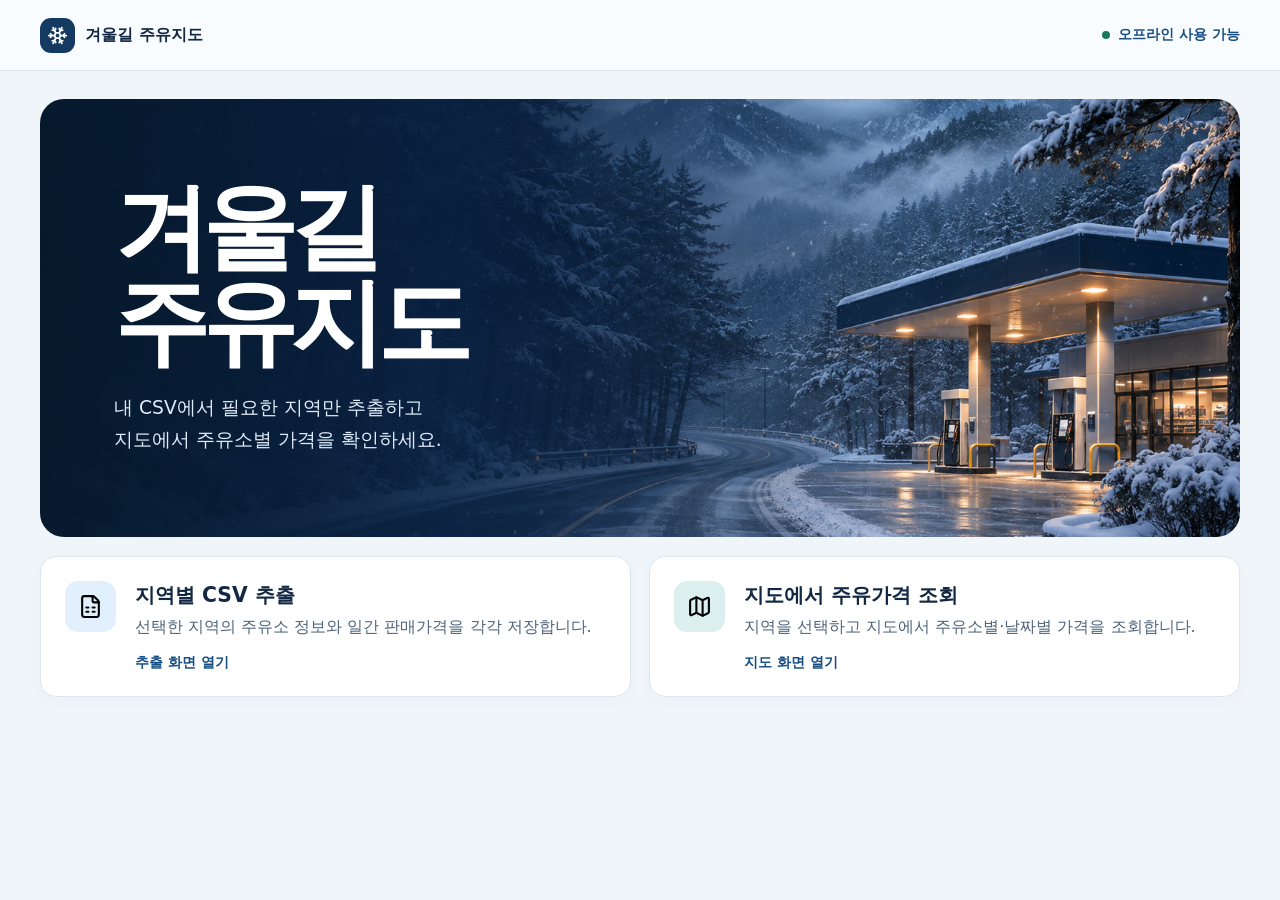
<file: index.html>
<!doctype html>
<html lang="ko">
<head>
  <meta charset="utf-8">
  <meta name="viewport" content="width=device-width, initial-scale=1">
  <meta http-equiv="Content-Security-Policy" content="default-src 'none'; style-src 'self'; img-src 'self'; connect-src 'none'; base-uri 'none'">
  <title>겨울길 주유지도</title>
  <link rel="icon" href="assets/icons/snowflake.svg" type="image/svg+xml">
  <link rel="stylesheet" href="assets/style.css">
</head>
<body>
  <header class="top"><div class="shell top-inner">
    <a class="brand" href="index.html"><span class="brand-mark"><img src="assets/icons/snowflake.svg" alt=""></span>겨울길 주유지도</a>
    <span class="offline"><span></span>오프라인 사용 가능</span>
  </div></header>
  <main class="shell home">
    <section class="hero" aria-labelledby="hero-title">
      <div class="hero-copy">
        <h1 id="hero-title">겨울길<br>주유지도</h1>
        <p>내 CSV에서 필요한 지역만 추출하고<br>지도에서 주유소별 가격을 확인하세요.</p>
      </div>
    </section>
    <nav class="menu-grid" aria-label="주요 메뉴">
      <a class="menu-card" href="extract.html">
        <span class="menu-icon"><img src="assets/icons/file-spreadsheet.svg" alt=""></span>
        <div><h2>지역별 CSV 추출</h2><p>선택한 지역의 주유소 정보와 일간 판매가격을 각각 저장합니다.</p><span class="card-action">추출 화면 열기</span></div>
      </a>
      <a class="menu-card" href="map.html">
        <span class="menu-icon mint"><img src="assets/icons/map.svg" alt=""></span>
        <div><h2>지도에서 주유가격 조회</h2><p>지역을 선택하고 지도에서 주유소별·날짜별 가격을 조회합니다.</p><span class="card-action">지도 화면 열기</span></div>
      </a>
    </nav>
  </main>
</body>
</html>
</file>
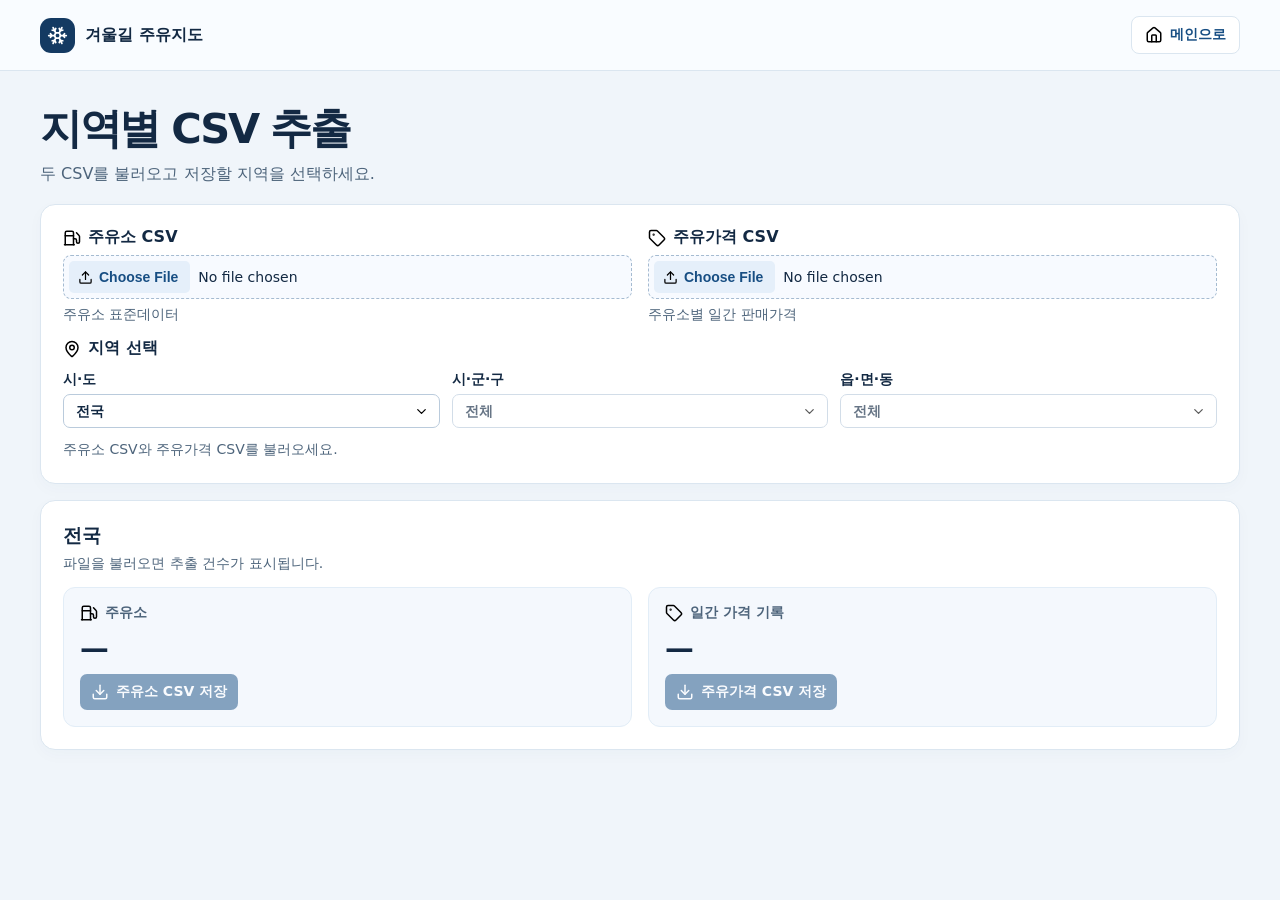
<file: extract.html>
<!doctype html>
<html lang="ko">
<head>
  <meta charset="utf-8">
  <meta name="viewport" content="width=device-width, initial-scale=1">
  <meta http-equiv="Content-Security-Policy" content="default-src 'none'; style-src 'self'; script-src 'self'; img-src 'self'; connect-src 'none'; base-uri 'none'">
  <title>지역별 CSV 추출 · 겨울길 주유지도</title>
  <link rel="icon" href="assets/icons/snowflake.svg" type="image/svg+xml">
  <link rel="stylesheet" href="assets/style.css">
  <script src="assets/data.js" defer></script>
  <script src="assets/regions.js" defer></script>
  <script src="assets/app.js" defer></script>
</head>
<body data-page="extract">
  <header class="top"><div class="shell top-inner">
    <a class="brand" href="index.html"><span class="brand-mark"><img src="assets/icons/snowflake.svg" alt=""></span>겨울길 주유지도</a>
    <a class="home-link" href="index.html"><img src="assets/icons/house.svg" alt="">메인으로</a>
  </div></header>
  <main class="shell workspace">
    <div class="page-heading"><h1>지역별 CSV 추출</h1><p>두 CSV를 불러오고 저장할 지역을 선택하세요.</p></div>
    <section class="panel inputs" aria-label="CSV 파일 불러오기">
      <div class="file-grid">
        <div><label class="field-label" for="stations"><img src="assets/icons/fuel.svg" alt="">주유소 CSV</label><input id="stations" type="file" accept=".csv,text/csv" aria-describedby="stations-info"><p class="file-note" id="stations-info">주유소 표준데이터</p></div>
        <div><label class="field-label" for="prices"><img src="assets/icons/tag.svg" alt="">주유가격 CSV</label><input id="prices" type="file" accept=".csv,text/csv" aria-describedby="prices-info"><p class="file-note" id="prices-info">주유소별 일간 판매가격</p></div>
      </div>
      <fieldset id="region-fields" disabled><legend><img src="assets/icons/map-pin.svg" alt="">지역 선택</legend>
        <div class="region-grid">
          <label>시·도<select id="province"><option value="">전국</option></select></label>
          <label>시·군·구<select id="district" disabled><option value="">전체</option></select></label>
          <label>읍·면·동<select id="town" disabled><option value="">전체</option></select></label>
        </div>
      </fieldset>
      <p id="status" class="status" role="status">행정구역 데이터를 불러오는 중입니다.</p>
    </section>
    <section class="panel results" aria-label="추출 결과">
      <div class="section-head"><div><h2 id="region-name">전국</h2><p id="selection-note">파일을 불러오면 추출 건수가 표시됩니다.</p></div></div>
      <div class="metric-grid">
        <div class="metric"><span><img src="assets/icons/fuel.svg" alt="">주유소</span><strong id="station-count">—</strong><button id="save-stations" disabled><img src="assets/icons/download.svg" alt="">주유소 CSV 저장</button></div>
        <div class="metric"><span><img src="assets/icons/tag.svg" alt="">일간 가격 기록</span><strong id="price-count">—</strong><button id="save-prices" disabled><img src="assets/icons/download.svg" alt="">주유가격 CSV 저장</button></div>
      </div>
    </section>
  </main>
</body>
</html>
</file>
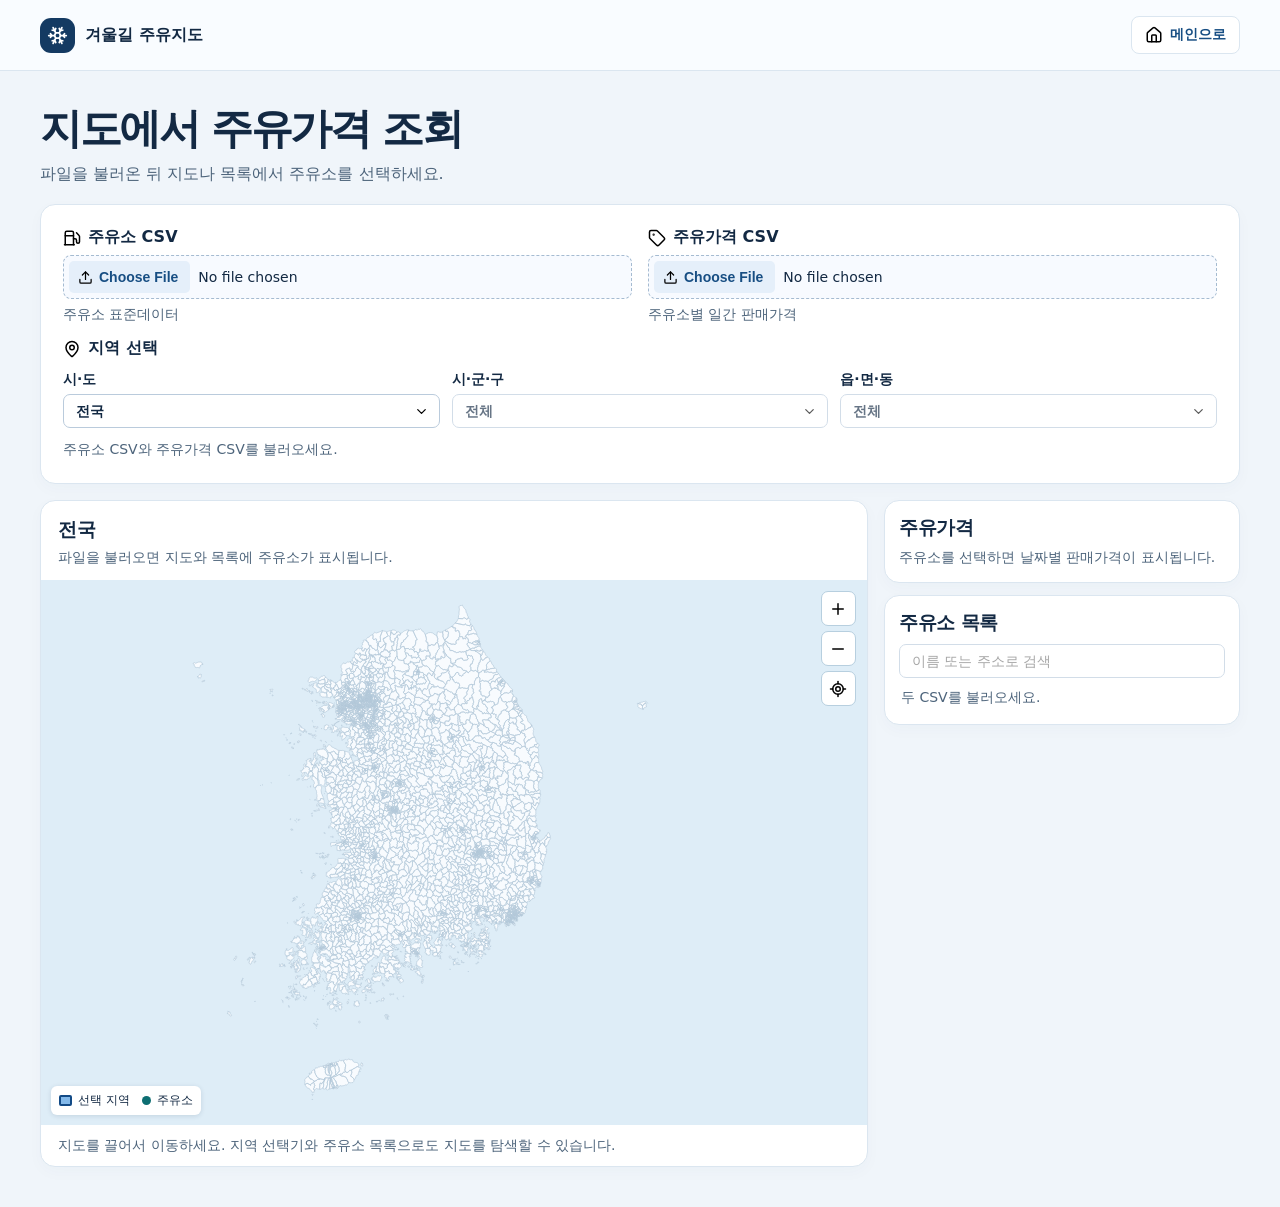
<file: map.html>
<!doctype html>
<html lang="ko">
<head>
  <meta charset="utf-8">
  <meta name="viewport" content="width=device-width, initial-scale=1">
  <meta http-equiv="Content-Security-Policy" content="default-src 'none'; style-src 'self'; script-src 'self'; img-src 'self'; connect-src 'none'; base-uri 'none'">
  <title>지도에서 주유가격 조회 · 겨울길 주유지도</title>
  <link rel="icon" href="assets/icons/snowflake.svg" type="image/svg+xml">
  <link rel="stylesheet" href="assets/style.css">
  <script src="assets/data.js" defer></script>
  <script src="assets/regions.js" defer></script>
  <script src="assets/map.js" defer></script>
  <script src="assets/app.js" defer></script>
</head>
<body data-page="map">
  <header class="top"><div class="shell top-inner">
    <a class="brand" href="index.html"><span class="brand-mark"><img src="assets/icons/snowflake.svg" alt=""></span>겨울길 주유지도</a>
    <a class="home-link" href="index.html"><img src="assets/icons/house.svg" alt="">메인으로</a>
  </div></header>
  <main class="shell workspace">
    <div class="page-heading"><h1>지도에서 주유가격 조회</h1><p>파일을 불러온 뒤 지도나 목록에서 주유소를 선택하세요.</p></div>
    <section class="panel inputs" aria-label="CSV 파일 불러오기">
      <div class="file-grid">
        <div><label class="field-label" for="stations"><img src="assets/icons/fuel.svg" alt="">주유소 CSV</label><input id="stations" type="file" accept=".csv,text/csv" aria-describedby="stations-info"><p class="file-note" id="stations-info">주유소 표준데이터</p></div>
        <div><label class="field-label" for="prices"><img src="assets/icons/tag.svg" alt="">주유가격 CSV</label><input id="prices" type="file" accept=".csv,text/csv" aria-describedby="prices-info"><p class="file-note" id="prices-info">주유소별 일간 판매가격</p></div>
      </div>
      <fieldset id="region-fields" disabled><legend><img src="assets/icons/map-pin.svg" alt="">지역 선택</legend>
        <div class="region-grid">
          <label>시·도<select id="province"><option value="">전국</option></select></label>
          <label>시·군·구<select id="district" disabled><option value="">전체</option></select></label>
          <label>읍·면·동<select id="town" disabled><option value="">전체</option></select></label>
        </div>
      </fieldset>
      <p id="status" class="status" role="status">행정구역 데이터를 불러오는 중입니다.</p>
    </section>
    <div class="map-layout">
      <section class="panel map-panel" aria-labelledby="region-name">
        <div class="section-head"><div><h2 id="region-name">전국</h2><p id="selection-note">파일을 불러오면 지도와 목록에 주유소가 표시됩니다.</p></div></div>
        <div class="map-frame">
          <canvas id="map-canvas" aria-label="행정구역과 주유소 지도" aria-describedby="map-caption"></canvas>
          <div class="map-controls" aria-label="지도 조작">
            <button id="zoom-in" type="button" aria-label="확대"><img src="assets/icons/plus.svg" alt=""></button>
            <button id="zoom-out" type="button" aria-label="축소"><img src="assets/icons/minus.svg" alt=""></button>
            <button id="recenter" type="button" aria-label="선택 지역에 맞추기"><img src="assets/icons/locate-fixed.svg" alt=""></button>
          </div>
          <div class="map-legend"><span class="legend-boundary"></span>선택 지역 <span class="legend-station"></span>주유소</div>
        </div>
        <p id="map-caption" class="map-caption">지도를 끌어서 이동하세요. 지역 선택기와 주유소 목록으로도 지도를 탐색할 수 있습니다.</p>
      </section>
      <aside class="map-side" aria-label="주유소 가격 및 목록">
        <section id="details" class="panel details" aria-live="polite"><h2>주유가격</h2><p>주유소를 선택하면 날짜별 판매가격이 표시됩니다.</p></section>
        <section class="panel station-panel"><h2>주유소 목록 <span id="station-total"></span></h2><label for="station-search" class="sr-only">현재 지역의 주유소 검색</label><input id="station-search" type="search" placeholder="이름 또는 주소로 검색" disabled><ul id="station-list" class="station-list"></ul></section>
      </aside>
    </div>
  </main>
</body>
</html>
</file>
<file: assets/style.css>
:root {
  color-scheme: light;
  --ink: #132943;
  --muted: #4d647b;
  --line: #dbe6f0;
  --blue: #174e83;
  --paper: #f0f5fa;
  --white: #fff;
  font-family: 'Malgun Gothic', 'Apple SD Gothic Neo', system-ui, sans-serif;
  color: var(--ink);
  background: var(--paper);
}
* { box-sizing: border-box; }
body { margin: 0; }
h1, h2, p { margin: 0; }
button, input, select { font: inherit; }
a { color: inherit; }
button, select, input[type=file]::file-selector-button { cursor: pointer; }
button:disabled, select:disabled, input:disabled { cursor: default; }
:focus-visible { outline: 3px solid #217dd2; outline-offset: 3px; }
img { display: block; }
.shell { width: min(1200px, calc(100% - 64px)); margin-inline: auto; }
.top { background: #f9fcff; border-bottom: 1px solid var(--line); }
.top-inner { min-height: 70px; display: flex; align-items: center; justify-content: space-between; gap: 12px; }
.brand { display: inline-flex; gap: 10px; align-items: center; font-weight: 800; text-decoration: none; }
.brand-mark { display: grid; place-items: center; background: #143a62; border-radius: 11px; width: 35px; height: 35px; }
.brand-mark img { width: 21px; filter: invert(1); }
.offline, .home-link { display: inline-flex; align-items: center; gap: 8px; font-size: .875rem; font-weight: 700; color: var(--blue); }
.offline span { width: 8px; height: 8px; border-radius: 50%; background: #18785d; }
.home-link { border: 1px solid var(--line); padding: 9px 13px; border-radius: 8px; text-decoration: none; background: white; }
.home-link:hover { border-color: var(--blue); }
.home-link img, .field-label img, legend img, .metric img, .map-controls img, .details img { width: 18px; height: 18px; }
.home { padding-block: 28px 45px; }
.hero {
  min-height: 438px;
  position: relative;
  overflow: hidden;
  display: flex;
  align-items: center;
  border-radius: 24px;
  background: linear-gradient(90deg, #06192df2, #0a244ab0 34%, #0a244a00 72%), #173754 url('winter-road.png') center 58% / cover no-repeat;
  color: white;
}
.hero-copy { padding: clamp(28px, 6vw, 74px); }
.hero h1 { font-size: clamp(3.1rem, 7.4vw, 6.1rem); line-height: 1; letter-spacing: -.078em; }
.hero p { margin-top: 23px; color: #deebf9; line-height: 1.7; font-size: clamp(1rem, 2vw, 1.17rem); }
.menu-grid { display: grid; grid-template-columns: 1fr 1fr; gap: 18px; margin-top: 19px; }
.menu-card { display: flex; gap: 19px; align-items: flex-start; text-decoration: none; padding: 24px; border: 1px solid var(--line); border-radius: 16px; background: white; box-shadow: 0 5px 16px #1d456907; }
.menu-card:hover { border-color: #85aacf; box-shadow: 0 7px 20px #1d456914; }
.menu-icon { width: 51px; height: 51px; flex: 0 0 51px; display: grid; place-items: center; border-radius: 13px; background: #e2effc; }
.menu-icon.mint { background: #dbf0ee; }
.menu-icon img { width: 25px; height: 25px; }
.menu-card h2 { font-size: clamp(1.06rem, 2.15vw, 1.27rem); }
.menu-card p { margin: 6px 0 12px; color: var(--muted); line-height: 1.55; }
.card-action { color: var(--blue); font-weight: 800; font-size: .875rem; }
.workspace { padding-block: 30px 40px; }
.page-heading { margin-bottom: 19px; }
.page-heading h1 { font-size: clamp(1.8rem, 4vw, 2.6rem); letter-spacing: -.055em; }
.page-heading p { margin-top: 7px; color: var(--muted); }
.panel { background: var(--white); border: 1px solid var(--line); border-radius: 15px; box-shadow: 0 5px 16px #1d456907; min-width: 0; }
.inputs, .results { padding: 22px; }
.file-grid, .metric-grid { display: grid; grid-template-columns: repeat(2, minmax(0, 1fr)); gap: 16px; }
.field-label, legend { font-weight: 800; }
.field-label, legend, .metric span, .metric button, .home-link, .detail-meta span { display: flex; align-items: center; gap: 7px; }
input[type=file] { width: 100%; margin-top: 7px; border: 1px dashed #a5bbd1; border-radius: 8px; padding: 5px; background: #f7faff; color: var(--ink); font-size: .875rem; }
input[type=file]::file-selector-button { background: #e5effa url('icons/upload.svg') 9px center / 15px no-repeat; color: var(--blue); padding: 8px 12px 8px 30px; border: 0; border-radius: 5px; font-weight: 800; margin-inline-end: 8px; }
input[type=file]::file-selector-button:hover { background-color: #d3e6f8; }
.file-note, .status, .section-head p, .map-caption { color: var(--muted); font-size: .875rem; line-height: 1.6; }
.file-note { margin-top: 4px; overflow-wrap: anywhere; }
fieldset { border: 0; margin: 13px 0 0; padding: 12px 0 0; min-width: 0; }
legend { padding: 0; }
.region-grid { display: grid; grid-template-columns: repeat(3, minmax(0, 1fr)); gap: 12px; }
.region-grid label, .date-field { font-size: .875rem; font-weight: 700; }
select, input[type=search] { min-width: 0; width: 100%; border: 1px solid #bacbdc; border-radius: 7px; padding: 8px 12px; background-color: #fff; color: var(--ink); }
select { appearance: none; margin-top: 5px; padding-right: 31px; background: #fff url('icons/chevron-down.svg') right 10px center / 15px no-repeat; }
select:disabled, input:disabled { opacity: .64; }
.status { margin-top: 10px; }
.error { color: #aa2e32; }
.results, .map-layout { margin-top: 16px; }
.section-head h2, .panel aside h2, .details h2, .station-panel h2 { font-size: 1.16rem; letter-spacing: -.025em; }
.section-head p { margin-top: 3px; }
.metric-grid { margin-top: 13px; }
.metric { display: grid; justify-items: start; align-content: start; gap: 9px; background: #f4f8fd; border: 1px solid #e2edf7; border-radius: 12px; padding: 16px; }
.metric span { font-size: .875rem; color: var(--muted); font-weight: 700; }
.metric strong { font-size: 1.8rem; }
.metric button { background: var(--blue); color: white; border: 0; border-radius: 7px; padding: 9px 11px; font-size: .875rem; font-weight: 800; }
.metric button img { filter: invert(1); }
.metric button:hover:not(:disabled) { background: #11385d; }
.metric button:disabled { opacity: .5; }
.map-layout { display: grid; grid-template-columns: minmax(0, 1fr) minmax(285px, .43fr); align-items: start; gap: 16px; }
.map-panel .section-head { padding: 16px 17px 12px; }
.map-frame { position: relative; background: #deedf7; overflow: hidden; }
#map-canvas { display: block; width: 100%; height: clamp(360px, 49vw, 545px); cursor: grab; touch-action: none; }
#map-canvas:active { cursor: grabbing; }
.map-controls { display: grid; gap: 5px; position: absolute; top: 11px; right: 11px; }
.map-controls button { display: grid; place-items: center; background: white; color: var(--ink); width: 35px; height: 35px; border: 1px solid #b7cfdf; border-radius: 7px; }
.map-controls button:hover { background: #f0f7fc; }
.map-legend { display: flex; align-items: center; gap: 6px; background: #fff; padding: 6px 8px; border-radius: 6px; position: absolute; left: 10px; bottom: 10px; font-size: .78rem; box-shadow: 0 1px 5px #172f4a22; pointer-events: none; }
.legend-boundary { width: 13px; height: 11px; background: #83b9ea; border: 2px solid #124a86; border-radius: 2px; }
.legend-station { margin-left: 6px; width: 9px; height: 9px; border-radius: 50%; background: #0d6e72; }
.map-caption { padding: 9px 17px; }
.map-side { display: grid; gap: 12px; min-width: 0; }
.details, .station-panel { padding: 14px; }
.details p, .station-list { color: var(--muted); font-size: .875rem; line-height: 1.52; }
.details > p { margin-top: 6px; }
.detail-meta { display: grid; gap: 5px; margin-top: 8px; }
.detail-meta img { flex: 0 0 16px; width: 16px; height: 16px; }
.date-field { display: block; margin-top: 10px; }
.date-field span { display: flex; align-items: center; gap: 6px; }
.date-field img { width: 16px; height: 16px; }
.price-list { display: grid; grid-template-columns: 1fr 1fr; gap: 7px; margin: 10px 0 0; }
.price-list div { border-radius: 7px; background: #eff5fb; padding: 8px; }
.price-list dt { font-size: .875rem; color: var(--muted); }
.price-list dd { margin: 3px 0 0; font-weight: 800; font-size: .95rem; }
.station-panel input { margin-top: 8px; font-size: .875rem; }
.station-panel h2 span { color: var(--muted); font-size: .875rem; }
.station-list { list-style: none; margin: 7px 0 0; padding: 2px; max-height: 245px; overflow: auto; }
.station-list button { display: grid; gap: 3px; width: 100%; margin-bottom: 4px; padding: 7px 8px; border: 1px solid #e3edf5; border-radius: 7px; text-align: left; background: white; color: var(--ink); }
.station-list button:hover { border-color: #7cabc9; }
.station-list button[aria-pressed=true] { border-color: var(--blue); background: #edf5ff; }
.station-list button small { color: var(--muted); font-size: .8rem; }
.sr-only { position: absolute; width: 1px; height: 1px; padding: 0; margin: -1px; overflow: hidden; clip-path: inset(50%); white-space: nowrap; border: 0; }
@media (max-width: 770px) {
  .shell { width: calc(100% - 30px); }
  .hero { min-height: 365px; background-position: 61% center; }
  .menu-card { padding: 17px; gap: 12px; }
  .map-layout { grid-template-columns: 1fr; }
}
@media (max-width: 515px) {
  .top-inner { min-height: 57px; }
  .home { padding-top: 14px; }
  .hero { min-height: 320px; }
  .menu-grid, .file-grid { grid-template-columns: 1fr; gap: 10px; }
  .inputs, .results { padding: 14px; }
  .region-grid { gap: 5px; }
  .region-grid select { padding-inline: 5px 20px; background-position: right 3px center; }
  .metric { padding: 10px; }
  .metric button { padding-inline: 6px; }
}
</file>
